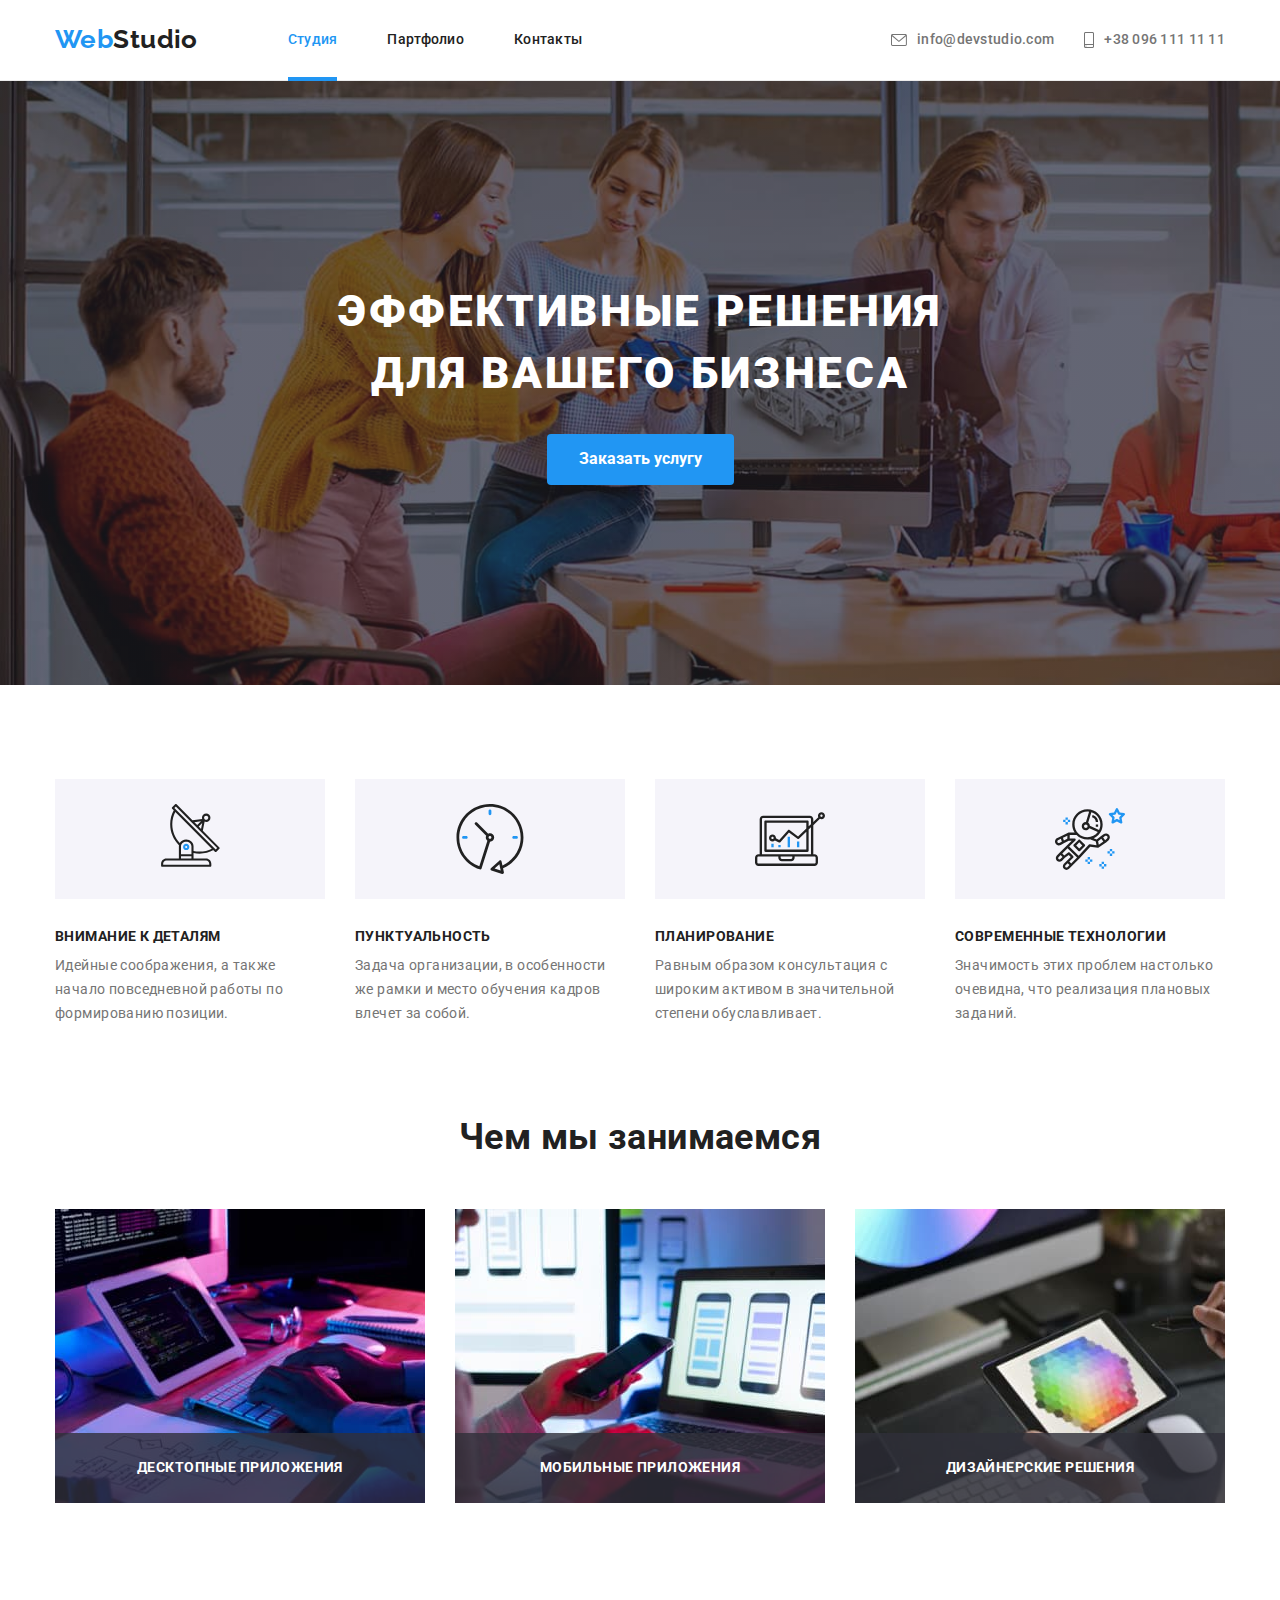
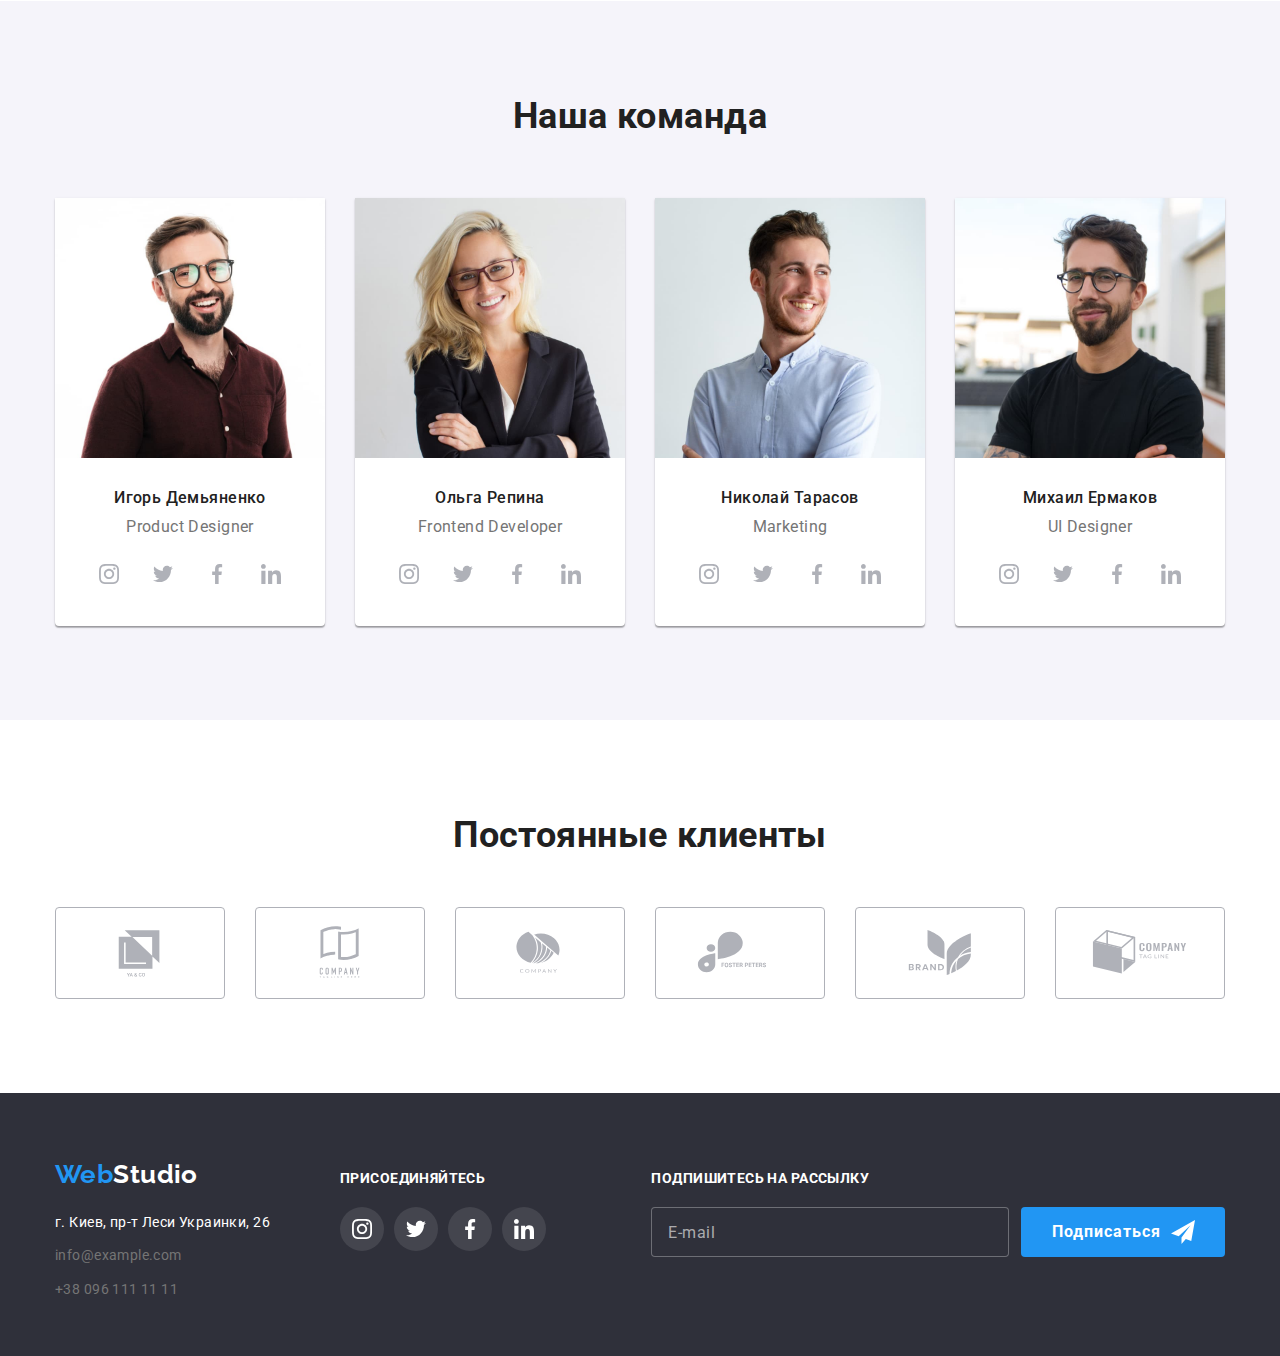
<file: index.html>
<!DOCTYPE html>
<html lang="ru">
  <head>
    <meta charset="UTF-8" />
    <meta http-equiv="X-UA-Compatible" content="IE=edge" />
    <meta name="viewport" content="width=device-width, initial-scale=1.0" />
    <title>studio</title>
    <link
      href="https://fonts.googleapis.com/css2?family=Raleway:wght@700&family=Roboto:wght@400;500;700;900&display=swap"
      rel="stylesheet"
    />
    <link
      rel="stylesheet"
      href="https://cdnjs.cloudflare.com/ajax/libs/modern-normalize/1.1.0/modern-normalize.min.css"
    />
    <link rel="stylesheet" href="./css/styles.css" />
  </head>
  <body>
    <!--Шапка-->
    <header class="header">
      <div class="header_box container">
        <nav class="nav">
          <a href="./index.html" class="logo header_logo header_link" lang="en"
            ><span class="web_logo">Web</span>Studio</a
          >
          <ul class="header_nav list">
            <li class="header_nav_list">
              <a href="./index.html" class="header_nav_link header_link current">Cтудия</a>
            </li>
            <li class="header_nav_list">
              <a href="./portfolio.html" class="header_nav_link header_link">Партфолио</a>
            </li>
            <li class="header_nav_list">
              <a href="./index.html" class="header_nav_link header_link">Контакты</a>
            </li>
          </ul>
        </nav>
        <ul class="header_contact list">
          <li class="contact_list">
            <a
              href="mailto:@devstudio.coms"
              lang="en"
              class="header_contact_link header_link header_icon"
            >
              <svg class="header_mail contact_item">
                <use href="./img/icons.svg#icon-mail"></use>
              </svg>
              info@devstudio.com</a
            >
          </li>
          <li class="contact_list">
            <a href="tel:+380961111111" class="header_contact_link header_link header_icon">
              <svg class="header_tel contact_item">
                <use href="./img/icons.svg#icon-tel"></use>
              </svg>
              +38 096 111 11 11</a
            >
          </li>
        </ul>
      </div>
    </header>
    <!--Main-->
    <main>
      <section class="hero section">
        <div class="hero_box container">
          <h1 class="hero_title">Эффективные решения для вашего бизнеса</h1>
          <button type="button" class="hero_button" data-modal-open>Заказать услугу</button>
        </div>
      </section>

      <section class="benefits section">
        <div class="container">
          <h2 class="hidden_title">Наши преимущества</h2>
          <ul class="benefits_list list">
            <li class="benefit antenna">
              <div class="benefit_icon_box">
                <svg class="benefit_icon">
                  <use href="./img/icons.svg#icon-antenna"></use>
                </svg>
              </div>
              <h3 class="benefit_title studio_title">Внимание к деталям</h3>
              <p class="benefit_discription">
                Идейные соображения, а также начало повседневной работы по формированию позиции.
              </p>
            </li>

            <li class="benefit clock">
              <div class="benefit_icon_box">
                <svg class="benefit_icon">
                  <use href="./img/icons.svg#icon-clock"></use>
                </svg>
              </div>
              <h3 class="benefit_title studio_title">Пунктуальность</h3>
              <p class="benefit_discription">
                Задача организации, в особенности же рамки и место обучения кадров влечет за собой.
              </p>
            </li>

            <li class="benefit diagram">
              <div class="benefit_icon_box">
                <svg class="benefit_icon">
                  <use href="./img/icons.svg#icon-diagram"></use>
                </svg>
              </div>
              <h3 class="benefit_title studio_title">Планирование</h3>
              <p class="benefit_discription">
                Равным образом консультация с широким активом в значительной степени обуславливает.
              </p>
            </li>

            <li class="benefit astron">
              <div class="benefit_icon_box">
                <svg class="benefit_icon">
                  <use href="./img/icons.svg#icon-astronaut"></use>
                </svg>
              </div>
              <h3 class="benefit_title studio_title">Современные технологии</h3>
              <p class="benefit_discription">
                Значимость этих проблем настолько очевидна, что реализация плановых заданий.
              </p>
            </li>
          </ul>
        </div>
      </section>

      <section class="work section">
        <div class="container">
          <h2 class="work_title studio_titles">Чем мы занимаемся</h2>
          <ul class="work_list list">
            <li class="work_item">
              <img src="./img/section3.jpg" alt="job_1" />
              <p class="work_item_discription">Десктопные приложения</p>
            </li>

            <li class="work_item">
              <img src="./img/section1.jpg" alt="job_2" />
              <p class="work_item_discription">Мобильные приложения</p>
            </li>

            <li class="work_item">
              <img src="./img/section2.jpg" alt="job_3" />
              <p class="work_item_discription">Дизайнерские решения</p>
            </li>
          </ul>
        </div>
      </section>

      <section class="team section">
        <div class="container">
          <h2 class="team_title studio_titles">Наша команда</h2>
          <ul class="team_list list">
            <li class="team_hero">
              <div class="team_img">
                <img src="./img/demyanenko.jpg" alt="demyanenko" width="270" />
              </div>
              <div class="discription_box">
                <h3 class="team_hero_title studio_title">Игорь Демьяненко</h3>
                <p lang="en" class="team_hero_discription">Product Designer</p>
                <ul class="social_items">
                  <li class="social_item">
                    <a href="https://www.instagram.com/" class="social_link instagram">
                      <svg class="soc_items">
                        <use href="./img/icons.svg#icon-instagram" class="soc_item"></use>
                      </svg>
                    </a>
                  </li>
                  <li class="social_item">
                    <a href="https://twitter.com/" class="social_link twitter">
                      <svg class="soc_items">
                        <use href="./img/icons.svg#icon-twitter" class="soc_item"></use>
                      </svg>
                    </a>
                  </li>
                  <li class="social_item">
                    <a href="facebook.com" class="social_link facebook">
                      <svg class="soc_items">
                        <use href="./img/icons.svg#icon-facebook" class="soc_item"></use>
                      </svg>
                    </a>
                  </li>
                  <li class="social_item">
                    <a href="https://ua.linkedin.com/" class="social_link in">
                      <svg class="soc_items">
                        <use href="./img/icons.svg#icon-linkedin" class="soc_item"></use>
                      </svg>
                    </a>
                  </li>
                </ul>
              </div>
            </li>

            <li class="team_hero">
              <div class="team_img">
                <img src="./img/repina.jpg" alt="repina" width="270" />
              </div>
              <div class="discription_box">
                <h3 class="team_hero_title studio_title">Ольга Репина</h3>
                <p lang="en" class="team_hero_discription">Frontend Developer</p>
                <ul class="social_items">
                  <li class="social_item">
                    <a href="https://www.instagram.com/" class="social_link instagram">
                      <svg class="soc_items">
                        <use href="./img/icons.svg#icon-instagram" class="soc_item"></use>
                      </svg>
                    </a>
                  </li>
                  <li class="social_item">
                    <a href="https://twitter.com/" class="social_link twitter">
                      <svg class="soc_items">
                        <use href="./img/icons.svg#icon-twitter" class="soc_item"></use>
                      </svg>
                    </a>
                  </li>
                  <li class="social_item">
                    <a href="facebook.com" class="social_link facebook">
                      <svg class="soc_items">
                        <use href="./img/icons.svg#icon-facebook" class="soc_item"></use>
                      </svg>
                    </a>
                  </li>
                  <li class="social_item">
                    <a href="https://ua.linkedin.com/" class="social_link in">
                      <svg class="soc_items">
                        <use href="./img/icons.svg#icon-linkedin" class="soc_item"></use>
                      </svg>
                    </a>
                  </li>
                </ul>
              </div>
            </li>

            <li class="team_hero">
              <div class="team_img">
                <img src="./img/tarasov.jpg" alt="tarasov" width="270" />
              </div>
              <div class="discription_box">
                <h3 class="team_hero_title studio_title">Николай Тарасов</h3>
                <p lang="en" class="team_hero_discription">Marketing</p>
                <ul class="social_items">
                  <li class="social_item">
                    <a href="https://www.instagram.com/" class="social_link instagram">
                      <svg class="soc_items">
                        <use href="./img/icons.svg#icon-instagram" class="soc_item"></use>
                      </svg>
                    </a>
                  </li>
                  <li class="social_item">
                    <a href="https://twitter.com/" class="social_link twitter">
                      <svg class="soc_items">
                        <use href="./img/icons.svg#icon-twitter" class="soc_item"></use>
                      </svg>
                    </a>
                  </li>
                  <li class="social_item">
                    <a href="facebook.com" class="social_link facebook">
                      <svg class="soc_items">
                        <use href="./img/icons.svg#icon-facebook" class="soc_item"></use>
                      </svg>
                    </a>
                  </li>
                  <li class="social_item">
                    <a href="https://ua.linkedin.com/" class="social_link in">
                      <svg class="soc_items">
                        <use href="./img/icons.svg#icon-linkedin" class="soc_item"></use>
                      </svg>
                    </a>
                  </li>
                </ul>
              </div>
            </li>

            <li class="team_hero">
              <div class="team_img">
                <img src="./img/ermakov.jpg" alt="ermakov" width="270" />
              </div>
              <div class="discription_box">
                <h3 class="team_hero_title studio_title">Михаил Ермаков</h3>
                <p lang="en" class="team_hero_discription">UI Designer</p>
                <ul class="social_items">
                  <li class="social_item">
                    <a href="https://www.instagram.com/" class="social_link instagram">
                      <svg class="soc_items">
                        <use href="./img/icons.svg#icon-instagram" class="soc_item"></use>
                      </svg>
                    </a>
                  </li>
                  <li class="social_item">
                    <a href="https://twitter.com/" class="social_link twitter">
                      <svg class="soc_items">
                        <use href="./img/icons.svg#icon-twitter" class="soc_item"></use>
                      </svg>
                    </a>
                  </li>
                  <li class="social_item">
                    <a href="facebook.com" class="social_link facebook">
                      <svg class="soc_items">
                        <use href="./img/icons.svg#icon-facebook" class="soc_item"></use>
                      </svg>
                    </a>
                  </li>
                  <li class="social_item">
                    <a href="https://ua.linkedin.com/" class="social_link in">
                      <svg class="soc_items">
                        <use href="./img/icons.svg#icon-linkedin" class="soc_item"></use>
                      </svg>
                    </a>
                  </li>
                </ul>
              </div>
            </li>
          </ul>
        </div>
      </section>

      <section class="clients section">
        <div class="container">
          <h2 class="clients_title studio_titles">Постоянные клиенты</h2>
          <ul class="clients_list">
            <li class="client_list">
              <a class="client_box">
                <svg class="client_icon ya_co">
                  <use href="./img/icons.svg#icon-ya_co"></use>
                </svg>
              </a>
            </li>
            <li class="client_list">
              <a class="client_box">
                <svg class="client_icon company_th">
                  <use href="./img/icons.svg#icon-company_th"></use>
                </svg>
              </a>
            </li>
            <li class="client_list">
              <a class="client_box">
                <svg class="client_icon company">
                  <use href="./img/icons.svg#icon-company"></use>
                </svg>
              </a>
            </li>
            <li class="client_list">
              <a class="client_box">
                <svg class="client_icon foster">
                  <use href="./img/icons.svg#icon-foster_peters"></use>
                </svg>
              </a>
            </li>
            <li class="client_list">
              <a class="client_box">
                <svg class="client_icon brand">
                  <use href="./img/icons.svg#icon-brand"></use>
                </svg>
              </a>
            </li>
            <li class="client_list">
              <a class="client_box">
                <svg class="client_icon tag_line">
                  <use href="./img/icons.svg#icon-tag_line"></use>
                </svg>
              </a>
            </li>
          </ul>
        </div>
      </section>
    </main>

    <footer class="footer">
      <div class="container">
        <div class="footer_box">
          <a href="./index.html" class="logo footer_logo" lang="en"
            ><span class="web_logo">Web</span>Studio</a
          >
          <address class="footer_adress">
            <ul class="footer_contact list">
              <li class="footer_contact_list contact_city">
                <p class="city">г. Киев, пр-т Леси Украинки, 26</p>
              </li>
              <li class="footer_contact_list mail">
                <a href="mailto:@devstudio.coms" lang="en">info@example.com</a>
              </li>
              <li class="footer_contact_list tel">
                <a href="tel:+380961111111">+38 096 111 11 11</a>
              </li>
            </ul>
          </address>
        </div>
        <div class="footer_box">
          <p class="head_soc">ПРИСОЕДИНЯЙТЕСЬ</p>
          <div class="social_item_box">
            <ul class="social_items">
              <li class="social_item">
                <a href="https://www.instagram.com/" class="social_link instagram">
                  <svg class="soc_items">
                    <use href="./img/icons.svg#icon-instagram" class="soc_item"></use>
                  </svg>
                </a>
              </li>
              <li class="social_item">
                <a href="https://twitter.com/" class="social_link twitter">
                  <svg class="soc_items">
                    <use href="./img/icons.svg#icon-twitter" class="soc_item"></use>
                  </svg>
                </a>
              </li>
              <li class="social_item">
                <a href="facebook.com" class="social_link facebook">
                  <svg class="soc_items">
                    <use href="./img/icons.svg#icon-facebook" class="soc_item"></use>
                  </svg>
                </a>
              </li>
              <li class="social_item">
                <a href="https://ua.linkedin.com/" class="social_link in">
                  <svg class="soc_items">
                    <use href="./img/icons.svg#icon-linkedin" class="soc_item"></use>
                  </svg>
                </a>
              </li>
            </ul>
          </div>
        </div>
        <div class="footer_box">
          <p class="head_soc">Подпишитесь на рассылку</p>
          <form class="footer_form">
            <input
              type="email"
              name="email"
              class="footer_form_email"
              placeholder="E-mail"
              autocomplete="off"
            />
            <button type="submit" class="footer_submit">
              <span>Подписаться</span>
              <svg class="submit_icon">
                <use href="./img/icons.svg#icon-icon_send"></use>
              </svg>
            </button>
          </form>
        </div>
      </div>
    </footer>
    <div class="backdrop is_hidden" data-modal>
      <div class="modal">
        <button type="button" class="modal_close_button" data-modal-close>
          <svg class="close_button">
            <use href="./img/icons.svg#icon-close_button"></use>
          </svg>
        </button>
        <form class="js_speaker_form form">
          <p class="title_form">Оставьте свои данные, мы вам перезвоним</p>
          <label class="form_label">
            <span class="label_title">Имя</span>
            <span class="form_input_box">
              <span class="form_icon_box">
                <svg class="form_name_icon form_icon">
                  <use href="./img/icons.svg#icon-name"></use>
                </svg>
              </span>
              <input type="text" name="name" class="form_input" />
            </span>
          </label>
          <label class="form_label">
            <span class="label_title">Телефон</span>
            <span class="form_input_box">
              <span class="form_icon_box">
                <svg class="form_tel_icon form_icon">
                  <use href="./img/icons.svg#icon-tel_form"></use>
                </svg>
              </span>
              <input type="tel" name="tel" class="form_input" autocomplete="off" />
            </span>
          </label>

          <label class="form_label">
            <span class="label_title">Почта</span>
            <span class="form_input_box">
              <span class="form_icon_box">
                <svg class="form_email_icon form_icon">
                  <use href="./img/icons.svg#icon-email"></use>
                </svg>
              </span>
              <input type="email" name="email" class="form_input" autocomplete="off" />
            </span>
          </label>
          <label class="form_label">
            <span class="label_title">Комментарий</span>
            <textarea
              name="comment"
              id="comment"
              cols="30"
              rows="10"
              placeholder="Введите текст"
              class="form_input comment"
            ></textarea>
          </label>
          <label class="policy_label">
            <input type="checkbox" name="policy" class="policy_icon" />
            <svg class="checkbox_icon">
              <use href="./img/icons.svg#icon-icon_check"></use>
            </svg>
            <span class="checkbox_discription">
              Соглашаюсь с рассылкой и принимаю <a class="policy_link">Условия договора</a>
            </span>
          </label>
          <button type="submit" class="form_submit">Отправить</button>
        </form>
      </div>
    </div>
    <script src="./js/modal.js"></script>
  </body>
</html>
</file>
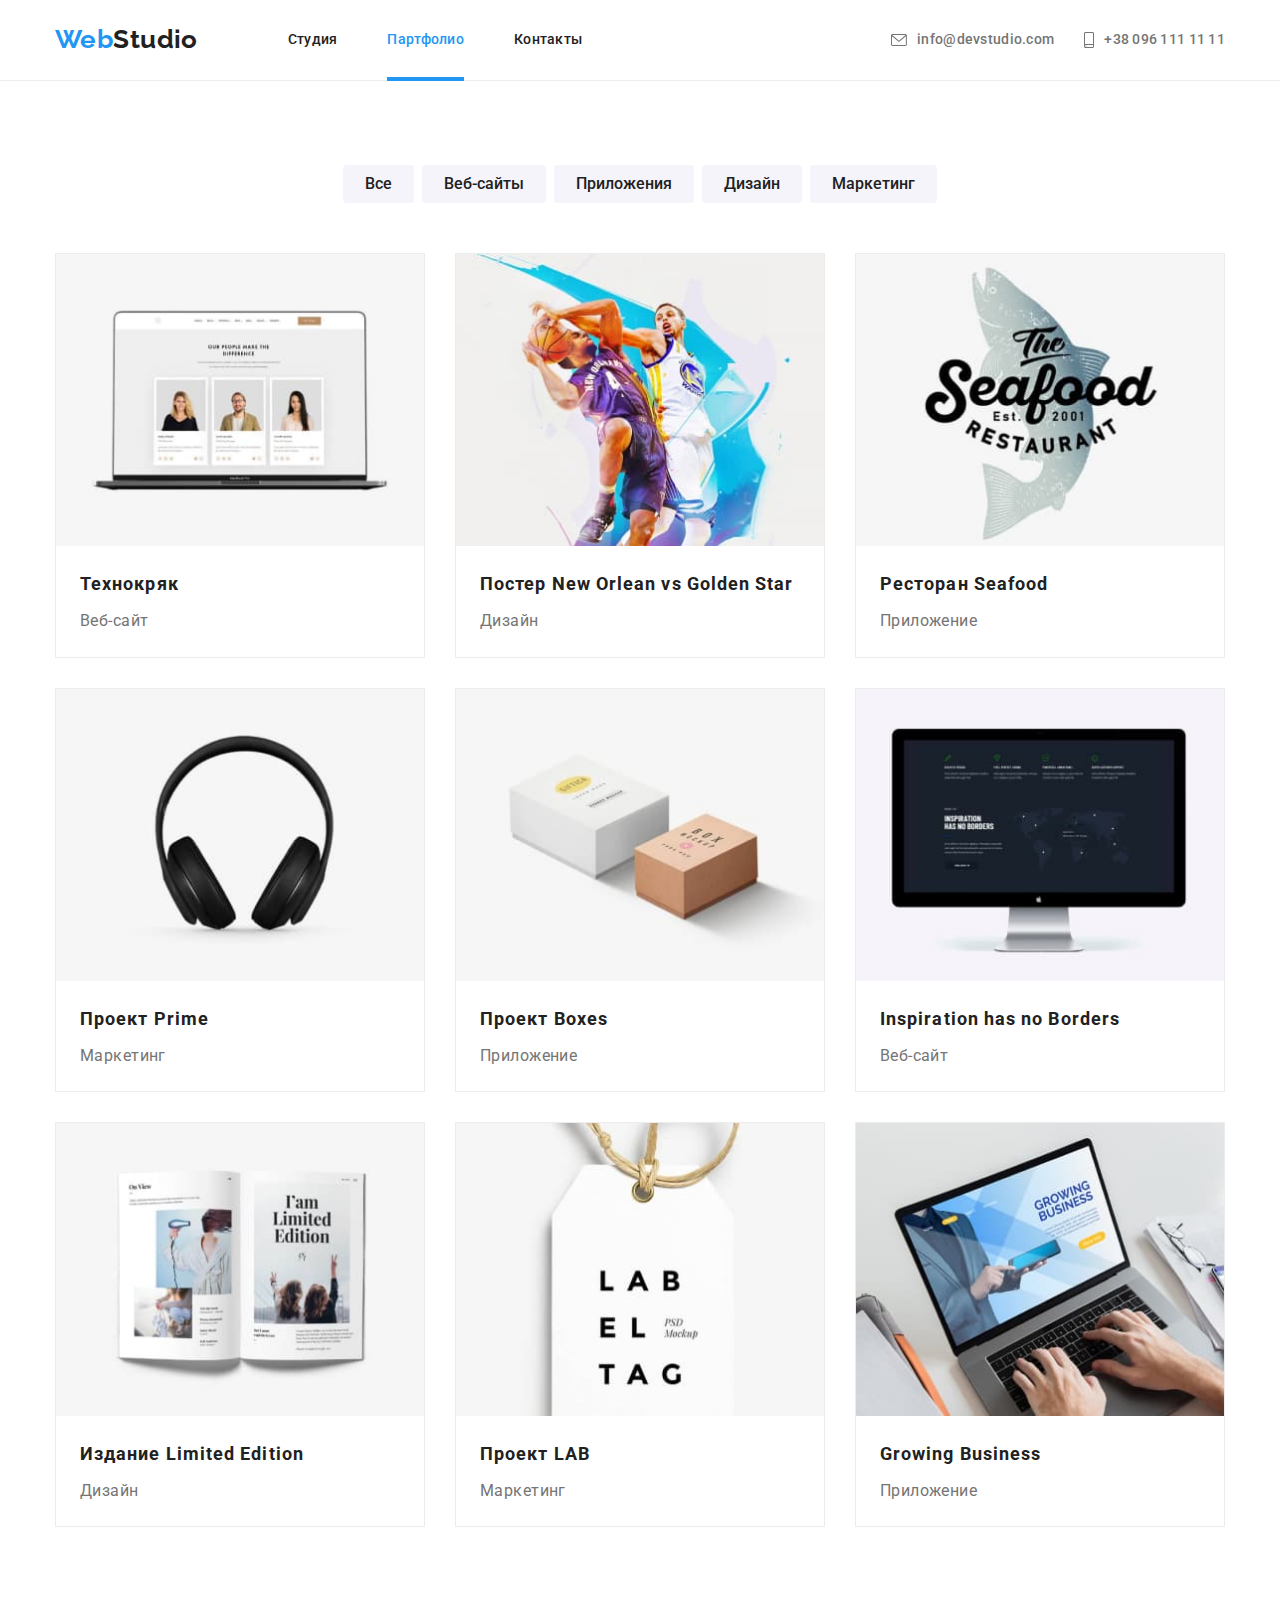
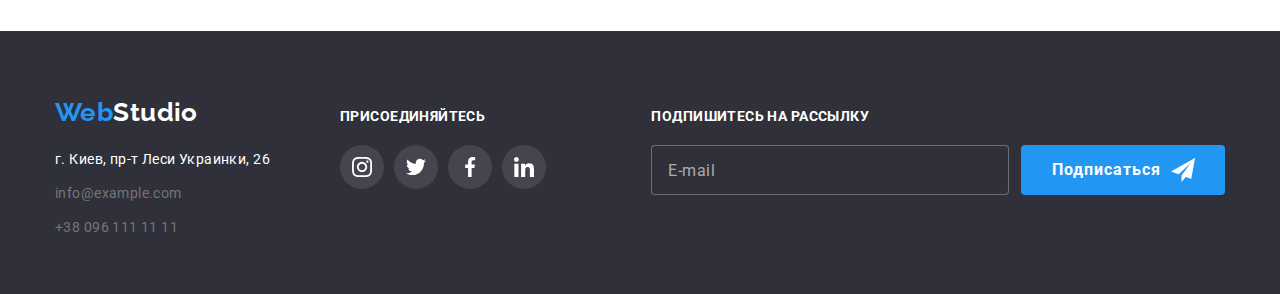
<file: portfolio.html>
<!DOCTYPE html>
<html lang="ru">
  <head>
    <meta charset="UTF-8" />
    <meta http-equiv="X-UA-Compatible" content="IE=edge" />
    <meta name="viewport" content="width=device-width, initial-scale=1.0" />
    <title>portfolio</title>
    <link
      href="https://fonts.googleapis.com/css2?family=Raleway:wght@700&family=Roboto:wght@400;500;700;900&display=swap"
      rel="stylesheet"
    />
    <link
      rel="stylesheet"
      href="https://cdnjs.cloudflare.com/ajax/libs/modern-normalize/1.1.0/modern-normalize.min.css"
    />
    <link rel="stylesheet" href="./css/styles.css" />
  </head>
  <body>
    <header class="header">
      <div class="header_box container">
        <nav class="nav">
          <a href="./index.html" class="logo header_logo header_link" lang="en"
            ><span class="web_logo">Web</span>Studio</a
          >
          <ul class="header_nav list">
            <li class="header_nav_list">
              <a href="./index.html" class="header_nav_link header_link">Cтудия</a>
            </li>
            <li class="header_nav_list">
              <a href="./portfolio.html" class="header_nav_link header_link current">Партфолио</a>
            </li>
            <li class="header_nav_list">
              <a href="./index.html" class="header_nav_link header_link">Контакты</a>
            </li>
          </ul>
        </nav>
        <ul class="header_contact list">
          <li class="contact_list">
            <a
              href="mailto:@devstudio.coms"
              lang="en"
              class="header_contact_link header_link header_icon"
            >
              <svg class="header_mail contact_item">
                <use href="./img/icons.svg#icon-mail"></use>
              </svg>
              info@devstudio.com</a
            >
          </li>
          <li class="contact_list">
            <a href="tel:+380961111111" class="header_contact_link header_link header_icon">
              <svg class="header_tel contact_item">
                <use href="./img/icons.svg#icon-tel"></use>
              </svg>
              +38 096 111 11 11</a
            >
          </li>
        </ul>
      </div>
    </header>

    <main>
      <section class="container portfolio_section">
        <h1 class="hidden_title">Работы WebStudio</h1>
        <ul class="filters list">
          <li class="filter"><button class="button_filter" type="button">Все</button></li>
          <li class="filter"><button class="button_filter" type="button">Веб-сайты</button></li>
          <li class="filter"><button class="button_filter" type="button">Приложения</button></li>
          <li class="filter"><button class="button_filter" type="button">Дизайн</button></li>
          <li class="filter"><button class="button_filter" type="button">Маркетинг</button></li>
        </ul>
        <ul class="project_list list">
          <li class="project_list_item">
            <a href="" class="project_card">
              <div class="card_box">
                <img src="./img/technokryak.jpg" alt="technokryak" width="370" />
                <p class="text_card">
                  Ресурс предлагает комплексные предложения с разным уровнем функционала и сервисов.
                  Все это позволит посетителю получить исчерпывающие сведения о компании или частном
                  лице.
                </p>
              </div>
              <div class="discription_box">
                <h2 class="project_name">Технокряк</h2>
                <p class="description_project description">Веб-сайт</p>
              </div>
            </a>
          </li>

          <li class="project_list_item">
            <a href="" class="project_card">
              <div class="card_box">
                <img src="./img/new_orlean_vs_golden_star.jpg" alt="golden_star" width="370" />
                <p class="text_card">
                  Ресурс предлагает комплексные предложения с разным уровнем функционала и сервисов.
                  Все это позволит посетителю получить исчерпывающие сведения о компании или частном
                  лице.
                </p>
              </div>
              <div class="discription_box">
                <h2 class="project_name" lang="en">Постер New Orlean vs Golden Star</h2>
                <p class="description_project description">Дизайн</p>
              </div>
            </a>
          </li>
          <li class="project_list_item">
            <a href="" class="project_card">
              <div class="card_box">
                <img src="./img/seafood.jpg" alt="seafood" width="370" />
                <p class="text_card">
                  Ресурс предлагает комплексные предложения с разным уровнем функционала и сервисов.
                  Все это позволит посетителю получить исчерпывающие сведения о компании или частном
                  лице.
                </p>
              </div>
              <div class="discription_box">
                <h2 class="project_name" lang="en">Ресторан Seafood</h2>
                <p class="description_project description">Приложение</p>
              </div>
            </a>
          </li>
          <li class="project_list_item">
            <a href="" class="project_card">
              <div class="card_box">
                <img src="./img/project_prime.jpg" alt="prime" width="370" />
                <p class="text_card">
                  Ресурс предлагает комплексные предложения с разным уровнем функционала и сервисов.
                  Все это позволит посетителю получить исчерпывающие сведения о компании или частном
                  лице.
                </p>
              </div>
              <div class="discription_box">
                <h2 class="project_name" lang="en">Проект Prime</h2>
                <p class="description_project description">Маркетинг</p>
              </div>
            </a>
          </li>
          <li class="project_list_item">
            <a href="" class="project_card">
              <div class="card_box">
                <img src="./img/project_boxes.jpg" alt="boxes" width="370" />
                <p class="text_card">
                  Ресурс предлагает комплексные предложения с разным уровнем функционала и сервисов.
                  Все это позволит посетителю получить исчерпывающие сведения о компании или частном
                  лице.
                </p>
              </div>
              <div class="discription_box">
                <h2 class="project_name" lang="en">Проект Boxes</h2>
                <p class="description_project description">Приложение</p>
              </div>
            </a>
          </li>

          <li class="project_list_item">
            <a href="" class="project_card">
              <div class="card_box">
                <img src="./img/inspiration_has_no_borders.jpg" alt="borders" width="370" />
                <p class="text_card">
                  Ресурс предлагает комплексные предложения с разным уровнем функционала и сервисов.
                  Все это позволит посетителю получить исчерпывающие сведения о компании или частном
                  лице.
                </p>
              </div>
              <div class="discription_box">
                <h2 class="project_name" lang="en">Inspiration has no Borders</h2>
                <p class="description_project description">Веб-сайт</p>
              </div>
            </a>
          </li>
          <li class="project_list_item">
            <a href="" class="project_card">
              <div class="card_box">
                <img src="./img/limited_edition.jpg" alt="limited_edition" width="370" />
                <p class="text_card">
                  Ресурс предлагает комплексные предложения с разным уровнем функционала и сервисов.
                  Все это позволит посетителю получить исчерпывающие сведения о компании или частном
                  лице.
                </p>
              </div>
              <div class="discription_box">
                <h2 class="project_name" lang="en">Издание Limited Edition</h2>
                <p class="description_project description">Дизайн</p>
              </div>
            </a>
          </li>
          <li class="project_list_item">
            <a href="" class="project_card">
              <div class="card_box">
                <img src="./img/project_lab.jpg" alt="lab" width="370" />
                <p class="text_card">
                  Ресурс предлагает комплексные предложения с разным уровнем функционала и сервисов.
                  Все это позволит посетителю получить исчерпывающие сведения о компании или частном
                  лице.
                </p>
              </div>
              <div class="discription_box">
                <h2 class="project_name" lang="en">Проект LAB</h2>
                <p class="description_project description">Маркетинг</p>
              </div>
            </a>
          </li>
          <li class="project_list_item">
            <a href="" class="project_card">
              <div class="card_box">
                <img src="./img/growing_business.jpg" alt="business" width="370" />
                <p class="text_card">
                  Ресурс предлагает комплексные предложения с разным уровнем функционала и сервисов.
                  Все это позволит посетителю получить исчерпывающие сведения о компании или частном
                  лице.
                </p>
              </div>
              <div class="discription_box">
                <h2 class="project_name" lang="en">Growing Business</h2>
                <p class="description_project description">Приложение</p>
              </div>
            </a>
          </li>
        </ul>
      </section>
    </main>

    <footer class="footer">
      <div class="container">
        <div class="footer_box">
          <a href="./index.html" class="logo footer_logo" lang="en"
            ><span class="web_logo">Web</span>Studio</a
          >
          <address class="footer_adress">
            <ul class="footer_contact list">
              <li class="footer_contact_list contact_city">
                <p class="city">г. Киев, пр-т Леси Украинки, 26</p>
              </li>
              <li class="footer_contact_list mail">
                <a href="mailto:@devstudio.coms" lang="en">info@example.com</a>
              </li>
              <li class="footer_contact_list tel">
                <a href="tel:+380961111111">+38 096 111 11 11</a>
              </li>
            </ul>
          </address>
        </div>
        <div class="footer_box">
          <p class="head_soc">ПРИСОЕДИНЯЙТЕСЬ</p>
          <div class="social_item_box">
            <ul class="social_items">
              <li class="social_item">
                <a href="https://www.instagram.com/" class="social_link instagram">
                  <svg class="soc_items">
                    <use href="./img/icons.svg#icon-instagram" class="soc_item"></use>
                  </svg>
                </a>
              </li>
              <li class="social_item">
                <a href="https://twitter.com/" class="social_link twitter">
                  <svg class="soc_items">
                    <use href="./img/icons.svg#icon-twitter" class="soc_item"></use>
                  </svg>
                </a>
              </li>
              <li class="social_item">
                <a href="facebook.com" class="social_link facebook">
                  <svg class="soc_items">
                    <use href="./img/icons.svg#icon-facebook" class="soc_item"></use>
                  </svg>
                </a>
              </li>
              <li class="social_item">
                <a href="https://ua.linkedin.com/" class="social_link in">
                  <svg class="soc_items">
                    <use href="./img/icons.svg#icon-linkedin" class="soc_item"></use>
                  </svg>
                </a>
              </li>
            </ul>
          </div>
        </div>
        <div class="footer_box">
          <p class="head_soc">Подпишитесь на рассылку</p>
          <form class="footer_form">
            <input
              type="email"
              name="email"
              class="footer_form_email"
              placeholder="E-mail"
              autocomplete="off"
            />
            <button type="submit" class="footer_submit">
              <span>Подписаться</span>
              <svg class="submit_icon">
                <use href="./img/icons.svg#icon-icon_send"></use>
              </svg>
            </button>
          </form>
        </div>
      </div>
    </footer>
  </body>
</html>
</file>
<file: css/styles.css>
html {
  box-sizing: border-box;
}

*,
*::before,
*::after {
  box-sizing: inherit;
}
:root {
  /*colors*/
  --primary_color: #fff;
  --color_nav: #212121;
  --accent: #2196f3;
  --color_contact: #757575;
  --color_h: #212121;
  --background_hero: #2f303a;
  --portfolio_filter_bc: #f5f4fa;
  --background_team: #f5f4fa;
  --border_color: #ececec;
  --color_soc_links: #afb1b8;
  --soc_links_hover: #fff;
  --footer_soc_background: rgba(255, 255, 255, 0.1);
}

body {
  background-color: var(--primary_color);
  font-family: Roboto, sans-serif;
  font-size: 14px;
  letter-spacing: 0.03em;
  color: var(--color_h);
}

h1,
h2,
h3,
h4,
h5,
h6,
p {
  color: var(--color_h);
  margin: 0;
  padding: 0;
}
a {
  text-decoration: none;
  display: block;
}
ul {
  margin: 0;
  padding: 0;
}
li {
  list-style-type: none;
}
img {
  max-width: 100%;
  display: block;
  height: auto;
}
.list {
  margin: 0;
  padding: 0;
}
.container {
  width: 1200px;
  margin: 0 auto;
  padding: 0 15px;
}
.studio_titles {
  font-weight: 700;
  font-size: 36px;
  line-height: 1.2;
  text-align: center;
}
.hidden_title {
  position: absolute;
  clip: rect(0 0 0 0);
  width: 1px;
  height: 1px;
  margin: -1px;
}
img {
  display: block;
  max-width: 100%;
  height: auto;
}

/*header*/
.header {
  border-bottom: 1px solid var(--border_color);
}
.header_box {
  display: flex;
  align-items: center;
}
.nav {
  display: flex;
  align-items: center;
}
.header_link {
  padding-top: 32px;
  padding-bottom: 32px;

  transition-property: color;
  transition-duration: 250ms;
  transition-timing-function: cubic-bezier(0.4, 0, 0.2, 1);
}

.logo {
  font-family: 'Raleway', 'san-serif';
  font-weight: bold;
  font-size: 26px;
  line-height: 1.2;
  color: var(--color_nav);
}
.header_logo {
  padding-top: 24px;
  padding-bottom: 25px;
}
.web_logo {
  color: var(--accent);
}
.header_nav {
  margin-left: 90px;
}
.header_nav_list:nth-child(n + 2) {
  margin-left: 50px;
}
.contact_list:nth-child(n + 2) {
  margin-left: 30px;
}
.header_contact {
  margin-left: auto;
}
.header_nav,
.header_contact {
  display: flex;
  font-weight: 500;
  line-height: 1.14;
  letter-spacing: 0.02em;
}
.header_nav_link {
  color: var(--color_nav);
}
.header_contact_link {
  display: flex;
  align-items: center;
  color: var(--color_contact);
}
.header_nav_link:hover,
.header_nav_link:focus,
.header_contact_link:hover,
.header_contact_link:focus {
  color: var(--accent);
  border: none;
}
.header_nav_link.current {
  color: var(--accent);
  position: relative;
  padding-top: 32px;
  padding-bottom: 29px;
}

.current::after {
  content: '';
  position: absolute;
  top: 100%;
  left: 0;
  width: 100%;
  height: 4px;
  background-color: var(--accent);
}

.contact_item {
  --color_contact_item: currentColor;
}
.header_mail {
  width: 16px;
  height: 12px;
}
.header_tel {
  width: 10px;
  height: 16px;
}
.contact_item {
  margin-right: 10px;
}
.contact_list {
  display: flex;
  align-items: center;
}
/*main studio*/

.section {
  padding-top: 94px;
  padding-bottom: 94px;
}
/*hero*/
.hero {
  max-width: 1600px;
  background-color: var(--background_hero);
  background-image: linear-gradient(to bottom, rgba(47, 48, 58, 0.4), rgba(47, 48, 58, 0.4)),
    url(../img/hero.jpg);
  background-repeat: no-repeat;
  background-size: cover;
  margin-left: auto;
  margin-right: auto;
  padding-top: 200px;
  padding-bottom: 200px;
}
.hero_box {
  text-align: center;
}
.hero_title {
  width: 696px;
  font-weight: 900;
  font-size: 44px;
  line-height: 1.4;
  letter-spacing: 0.06em;
  text-transform: uppercase;
  color: var(--primary_color);
  margin-left: auto;
  margin-right: auto;
  margin-bottom: 30px;
}
.hero_button {
  font-weight: 700;
  font-size: 16px;
  line-height: 1.9;
  display: inline-block;
  color: var(--primary_color);
  background-color: var(--accent);
  border: none;
  border-radius: 4px;
  cursor: pointer;
  padding: 10px 32px;
}
.hero_button:focus {
  border: none;
  border-radius: 4px;
}

/*benefits*/
.benefits {
  padding-bottom: 90px;
}
.benefits_list {
  display: flex;
  flex-wrap: wrap;
}
.benefit {
  flex-basis: calc((100% - 90px) / 4);
}

.benefit:not(:first-child) {
  margin-left: 30px;
}
.benefit_icon {
  width: 70px;
  height: 70px;
}
.benefit_icon_box {
  display: flex;
  align-items: center;
  justify-content: center;
  margin-bottom: 30px;
  height: 120px;
  background-color: var(--background_team);
}
.benefit_title {
  font-size: 14px;
  font-weight: bold;
  line-height: 1.1;
  text-transform: uppercase;
}
.benefit_discription {
  color: var(--color_contact);
  line-height: 1.7;
  text-align: left;
  margin-top: 10px;
}

/*work*/
.work {
  padding-bottom: 98px;
  padding-top: 0;
}
.work_title {
  margin-bottom: 50px;
}
.work_list {
  display: flex;
  flex-wrap: wrap;
}
.work_item {
  flex-basis: calc((100% - 60px) / 3);
  position: relative;
}
.work_item:not(:first-child) {
  margin-left: 30px;
}
.work_item_discription {
  position: absolute;
  bottom: 0;
  width: 100%;

  font-weight: 700;
  font-size: 14px;
  line-height: 1.14;
  text-align: center;
  letter-spacing: 0.03em;
  text-transform: uppercase;

  padding-top: 27px;
  padding-bottom: 27px;

  color: var(--primary_color);
  background-color: rgba(47, 48, 58, 0.8);
}

/*team*/
.team {
  background-color: var(--background_team);
}
.team_title {
  margin-bottom: 60px;
}
.discription_box {
  padding-left: 32px;
  padding-right: 32px;
  padding-top: 30px;
  padding-bottom: 30px;
}
.team_list {
  display: flex;
  flex-wrap: wrap;
}
.team_hero {
  background-color: var(--primary_color);
  flex-basis: calc((100% - 90px) / 4);
  box-shadow: 0px 1px 3px rgba(0, 0, 0, 0.12), 0px 1px 1px rgba(0, 0, 0, 0.14),
    0px 2px 1px rgba(0, 0, 0, 0.2);
  border-radius: 0px 0px 4px 4px;
}
.team_hero:not(:first-child) {
  margin-left: 30px;
}
.team_hero_title {
  font-weight: 500;
  font-size: 16px;
  line-height: 1.2;
  text-align: center;
  margin-bottom: 10px;
}
.team_hero_discription {
  font-size: 16px;
  line-height: 1.2;
  color: var(--color_contact);
  text-align: center;
  margin-bottom: 16px;
}
.social_item_box {
  padding-bottom: 30px;
  padding-left: 32px;
  padding-right: 32px;
}
.social_items {
  display: flex;
  flex-wrap: wrap;
}
.social_link {
  display: flex;
  justify-content: center;
  align-items: center;
  width: 44px;
  height: 44px;
  border-radius: 50%;
  color: var(--color_soc_links);
  transition-property: color, background-color;
  transition-duration: 250ms;
  transition-timing-function: cubic-bezier(0.4, 0, 0.2, 1);
}
.social_link:hover,
.social_link:focus {
  background-color: var(--accent);
  color: var(--soc_links_hover);
}
.social_item:not(:first-child) {
  margin-left: 10px;
}
.soc_items {
  width: 20px;
  height: 20px;
  --color_social: currentColor;
}

/*clients*/
.clients_title {
  margin-bottom: 50px;
}
.clients_list {
  display: flex;
  flex-wrap: wrap;
}
.client_list {
  flex-basis: calc((100% - 150px) / 6);
  min-height: 92px;
}

.client_list:not(:first-child) {
  margin-left: 30px;
}
.client_icon {
  width: 106px;
  height: 60px;
}
.client_box {
  display: flex;
  justify-content: center;
  align-items: center;
  height: 100%;
  border: 1px solid var(--color_soc_links);
  border-radius: 4px;
  color: var(--color_soc_links);
  cursor: pointer;

  transition-property: color, border-color, border-radius;
  transition-duration: 250ms;
  transition-timing-function: cubic-bezier(0.4, 0, 0.2, 1);
}
.client_icon {
  --client_color: currentColor;
}
.client_box:hover,
.client_box:focus {
  border: 1px solid var(--accent);
  border-radius: 4px;
  color: var(--accent);
}

/*portfolio*/
.portfolio_section {
  padding-top: 84px;
  padding-bottom: 104px;
}
.filters {
  display: flex;
  justify-content: center;
  margin-bottom: 50px;
}
.filter:not(:last-child) {
  margin-right: 8px;
}
.button_filter {
  font-weight: 500;
  font-size: 16px;
  line-height: 1.6;
  color: var(--color_h);
  border: none;
  border-radius: 4px;
  background-color: var(--portfolio_filter_bc);
  cursor: pointer;
  padding: 6px 22px;

  transition-property: color, background-color, box-shadow;
  transition-duration: 250ms;
  transition-timing-function: cubic-bezier(0.4, 0, 0.2, 1);
}
.button_filter:hover,
.button_filter:focus {
  background-color: var(--accent);
  border-radius: 4px;
  color: #fff;
  border: none;
  box-shadow: 0px 3px 1px rgba(0, 0, 0, 0.1), 0px 1px 2px rgba(0, 0, 0, 0.08),
    0px 2px 2px rgba(0, 0, 0, 0.12);
}
.project {
  padding-bottom: 90px;
}
.project_list {
  display: flex;
  flex-wrap: wrap;
}
.project_list_item .discription_box {
  padding-top: 20px;
  padding-bottom: 20px;
  padding-left: 24px;
  padding-right: 24px;
}
.project_list_item:nth-child(-n + 3) {
  margin-top: 0;
}
.project_list_item:nth-child(3n + 1) {
  margin-left: 0;
}
.project_list_item {
  flex-basis: calc((100% - 60px) / 3);
  margin-left: 30px;
  margin-top: 30px;
  border-left: 1px solid var(--border_color);
  border-right: 1px solid var(--border_color);
  border-top: 1px solid var(--border_color);
  border-bottom: 1px solid var(--border_color);
}
.project_card {
  display: block;
}
.project_card:hover,
.project_card:focus {
  box-shadow: 0px 1px 1px rgba(0, 0, 0, 0.12), 0px 4px 4px rgba(0, 0, 0, 0.06),
    1px 4px 6px rgba(0, 0, 0, 0.16);
}
.project_card:hover .text_card {
  opacity: 1;
  transform: translateY(0);
}
.project_card:focus .text_card {
  opacity: 1;
}
.card_box {
  position: relative;
  overflow: hidden;
}
.text_card {
  position: absolute;
  top: 0;

  font-size: 18px;
  line-height: 1.55;
  letter-spacing: 0.03em;
  text-align: left;

  padding-top: 63px;
  padding-bottom: 63px;
  padding-left: 24px;
  padding-right: 24px;

  color: var(--primary_color);
  background-color: rgba(33, 150, 243, 0.9);
  transform: translateY(100%);
  transition-property: transform, box-shadow;
  transition-duration: 250ms;
  transition-timing-function: cubic-bezier(0.4, 0, 0.2, 1);
}
.project_name {
  font-weight: 700;
  font-size: 18px;
  line-height: 2;
  letter-spacing: 0.06em;
  margin-bottom: 4px;
}
.description_project {
  font-size: 16px;
  line-height: 1.9;
  color: var(--color_contact);
}

/*footer*/
.footer {
  padding-top: 66px;
  padding-bottom: 54px;
  background-color: var(--background_hero);
}
.logo.footer_logo {
  display: inline-block;
  color: var(--primary_color);
}
.footer_adress {
  margin-top: 20px;
}
.footer_contact_list:not(:first-child) {
  margin-top: 10px;
}
.footer_contact .contact_city {
  font-style: normal;
  line-height: 1.7;
  color: var(--primary_color);
}
.city {
  color: var(--primary_color);
}
.footer_contact .mail a,
.footer_contact .tel a {
  font-style: normal;
  line-height: 1.7;
  color: var(--color_contact);
}
.footer .container {
  display: flex;
  flex-wrap: wrap;
  align-items: baseline;
}
.footer_box:nth-child(n + 2) {
  margin-left: 70px;
}
.head_soc {
  color: var(--primary_color);
  font-weight: 700;
  font-size: 14px;
  line-height: 1.14;
  letter-spacing: 0.03em;
  text-transform: uppercase;
  margin-bottom: 20px;
}
.footer_box:last-child {
  margin-left: auto;
}
.footer_box .social_item_box {
  padding: 0;
}
.footer_box .soc_items {
  width: 20px;
  height: 20px;
  --color_social: var(--primary_color);
}
.social_link {
  background-color: var(--footer_soc_background);
  border-radius: 22px;
}
.footer .social_link:hover,
.footer .social_link:focus {
  background-color: var(--accent);
}
.footer_form_email {
  font-size: 16px;
  line-height: 1.25;
  letter-spacing: 0.03em;

  width: 358px;
  height: 50px;

  padding-top: 15px;
  padding-left: 16px;
  padding-bottom: 15px;

  color: var(--primary_color);
  border: 1px solid rgba(255, 255, 255, 0.3);
  border-radius: 4px;
  background-color: var(--background_hero);
}
.footer_form_email::placeholder {
  font-size: 16px;
  line-height: 1.25;
  letter-spacing: 0.03em;
  color: rgba(255, 255, 255, 0.6);
}
.footer_form {
  display: flex;
  align-items: center;
}
.footer_submit {
  display: flex;
  align-items: center;
  height: 50px;

  padding-top: 13px;
  padding-bottom: 13px;
  padding-left: 29px;
  padding-right: 28px;
  margin-left: 12px;

  font-weight: 700;
  font-size: 16px;
  line-height: 1.87;
  letter-spacing: 0.06em;

  color: var(--primary_color);
  background-color: var(--accent);
  border-radius: 4px;
  border-color: transparent;

  transition: box-shadow 250ms cubic-bezier(0.4, 0, 0.2, 1);
}
.footer_submit:hover {
  cursor: pointer;
  box-shadow: 0px 4px 4px rgba(0, 0, 0, 0.15);
}
.submit_icon {
  width: 24px;
  height: 24px;
  margin-left: 10px;
}
/*---------------------BACKDROP-------------------------------*/
.is_hidden {
  visibility: hidden;
  opacity: 0;
  pointer-events: none;
  transform: scale(0);
}
.backdrop {
  position: fixed;
  top: 0;
  left: 0;
  width: 100%;
  height: 100%;

  background-color: rgba(0, 0, 0, 0.1);

  transition-property: transform, background-color, opacity, visibility;
  transition-duration: 250ms;
  transition-timing-function: cubic-bezier(0.4, 0, 0.2, 1);
}

.backdrop.is_hidden .modal {
  bottom: 100%;
  left: 50%;
  transform: translate(-50%, -150%);
}

.modal {
  position: absolute;
  width: 528px;

  bottom: 50%;
  left: 50%;
  padding-top: 40px;
  padding-bottom: 40px;
  padding-left: 40px;
  padding-right: 40px;
  transform: translate(-50%, 50%);
  transition: transform 1000ms cubic-bezier(0.4, 0, 0.2, 1) 500ms;
  background-color: var(--primary_color);

  box-shadow: 0px 1px 3px rgba(0, 0, 0, 0.12), 0px 1px 1px rgba(0, 0, 0, 0.14),
    0px 2px 1px rgba(0, 0, 0, 0.2);
  border-radius: 4px;
}
.modal_close_button {
  position: absolute;
  right: 8px;
  top: 8px;
  display: flex;
  align-items: center;
  justify-content: center;
  width: 30px;
  height: 30px;
  padding: 0;

  background-color: #fff;
  border: 1px solid rgba(0, 0, 0, 0.1);
  border-radius: 50%;
  cursor: pointer;
}
.close_button {
  width: 18px;
  height: 18px;
}
/*-------------------------FORM----------------------------*/
.form {
  width: 448px;
}
.title_form {
  font-weight: 700;
  font-size: 20px;
  line-height: 1.15;
  text-align: center;
  letter-spacing: 0.03em;

  margin-bottom: 12px;
}
.form_input.comment {
  border: 1px solid rgba(33, 33, 33, 0.2);
  border-radius: 4px;
  resize: none;
  padding-left: 16px;
}
.form_field textarea::placeholder {
  font-size: 12px;
  line-height: 1.16;
  letter-spacing: 0.01em;

  color: rgba(117, 117, 117, 0.5);
}
.form_label {
  margin-bottom: 10px;
  display: flex;
  flex-direction: column;

  font-size: 12px;
  line-height: 14px;

  letter-spacing: 0.01em;

  color: var(--color_contact);
}
.label_title {
  margin-bottom: 4px;
}
.policy {
  font-size: 14px;
  line-height: 1.71;

  letter-spacing: 0.03em;

  color: var(--color_contact);
}
.policy_label {
  display: flex;
  align-items: center;
  margin-bottom: 30px;
  margin-top: 20px;
  justify-content: center;
}
.policy_link {
  display: inline;
  text-decoration: underline;
  color: rgba(33, 150, 243, 1);
}
.policy_link:hover {
  cursor: pointer;
}
.form_input {
  padding-top: 11px;
  padding-bottom: 11px;
  display: block;
  flex-grow: 1;
  border: none;
}
.form_input:focus {
  outline: none;
}
.policy_icon {
  -webkit-appearance: none;
  -moz-appearance: none;
  appearance: none;
  position: absolute;
}
.policy_icon:checked + .checkbox_icon {
  background-color: var(--accent);
  border-color: transparent;
  background-origin: border-box;
}
.checkbox_icon {
  width: 16px;
  height: 16px;
  border: 2px solid var(--color_h);
  border-radius: 4px;
}
.checkbox_discription {
  margin-left: 8px;
}
.policy {
  margin-bottom: 30px;
}
.form_submit {
  display: block;
  margin: 0 auto;
  padding-top: 10px;
  padding-bottom: 10px;
  padding-left: 56px;
  padding-right: 55px;

  font-weight: 700;
  font-size: 16px;
  line-height: 1.87;
  letter-spacing: 0.06em;

  color: var(--primary_color);
  background-color: var(--accent);
  border-color: transparent;
  border-radius: 4px;

  transition: box-shadow 250ms cubic-bezier(0.4, 0, 0.2, 1);
}
.form_submit:hover {
  cursor: pointer;
  box-shadow: 0px 4px 4px rgba(0, 0, 0, 0.15);
}
.form_input_box {
  display: flex;
  padding-left: 12px;

  border: 1px solid rgba(33, 33, 33, 0.2);
  border-radius: 4px;
  color: var(--color_h);

  transition: color 250ms cubic-bezier(0.4, 0, 0.2, 1),
    border-color 250ms cubic-bezier(0.4, 0, 0.2, 1);
}
.form_input_box:hover,
.form_input_box:focus-within {
  border-color: var(--accent);
  cursor: pointer;
  color: var(--accent);
}
.form_icon_box {
  display: flex;
  justify-content: center;
  align-items: center;

  margin-right: 12px;
  padding: 0;
  color: currentColor;
}
.form_icon {
  fill: currentColor;
}
.form_name_icon {
  width: 12px;
  height: 12px;
}
.form_tel_icon {
  width: 13px;
  height: 13px;
}
.form_email_icon {
  width: 15px;
  height: 12px;
}
.form_field textarea {
  min-height: 120px;
  border: 1px solid rgba(33, 33, 33, 0.2);
  border-radius: 4px;
}
</file>
